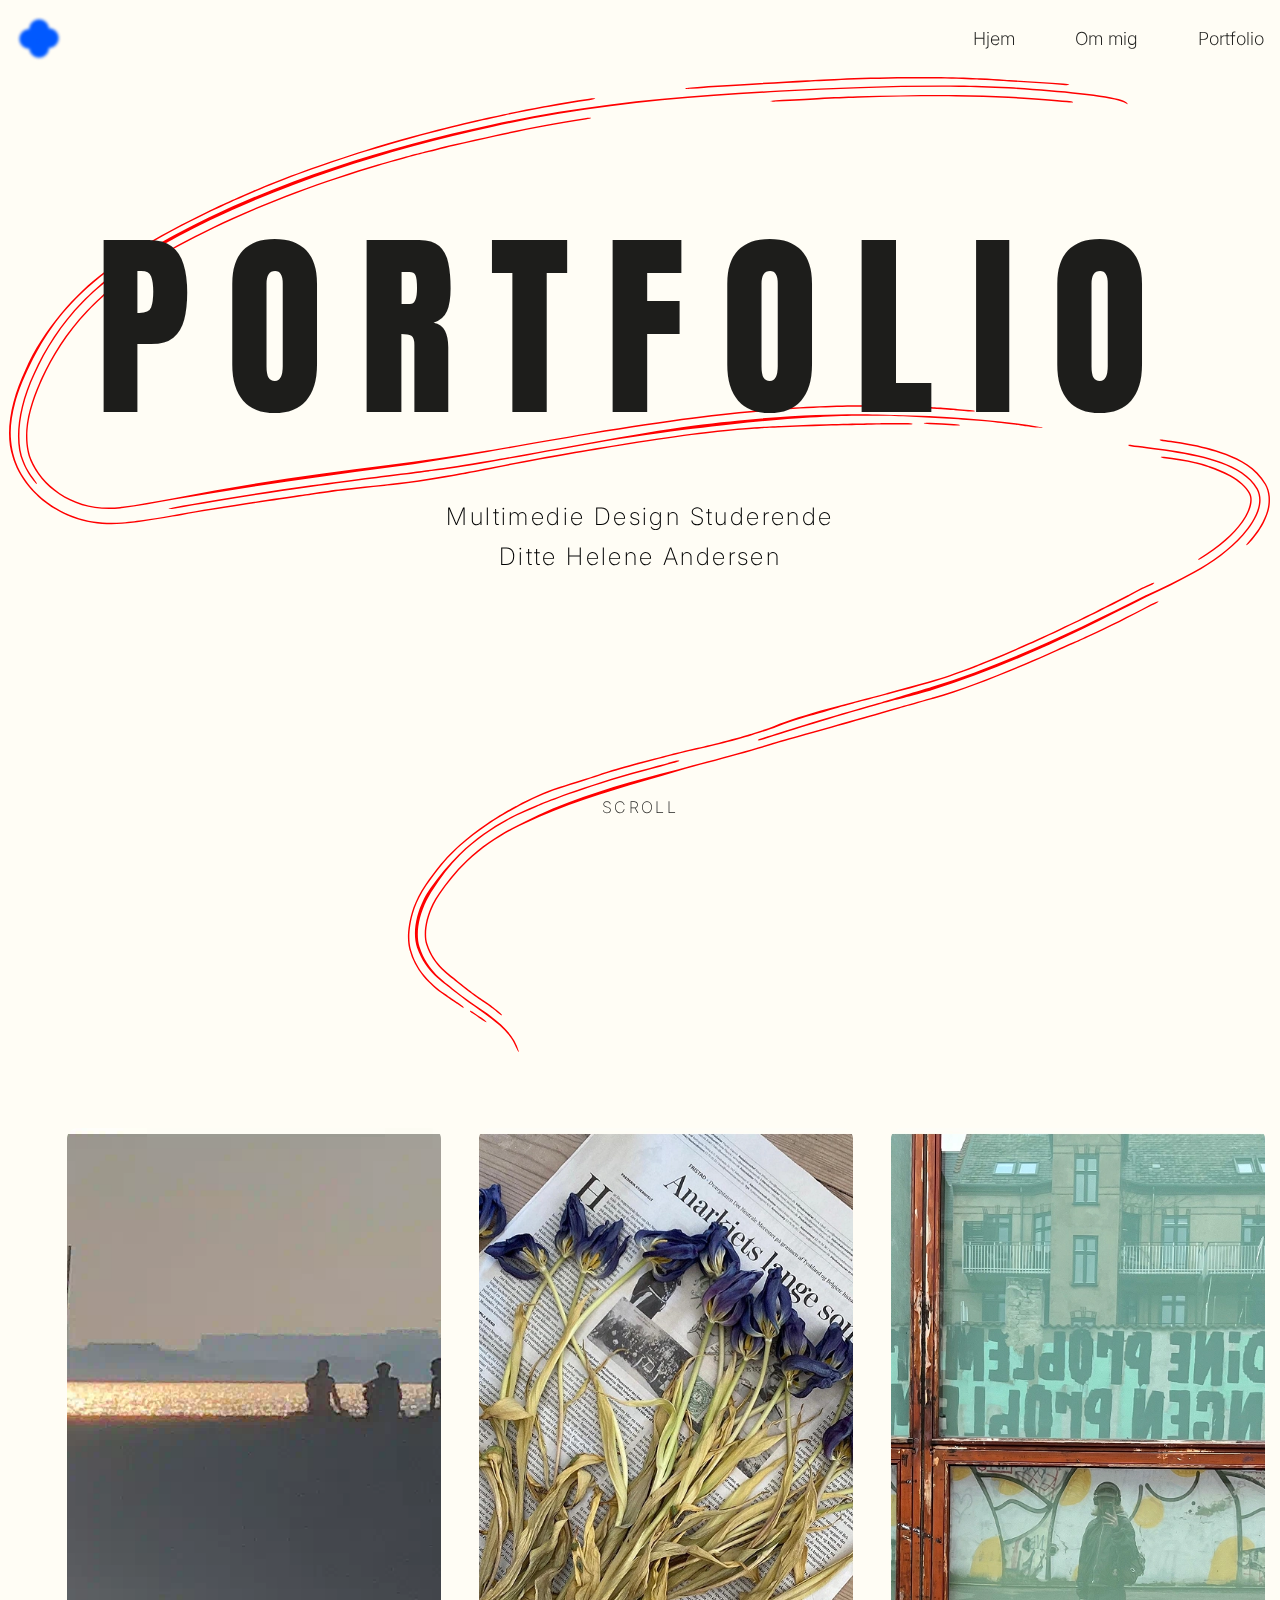
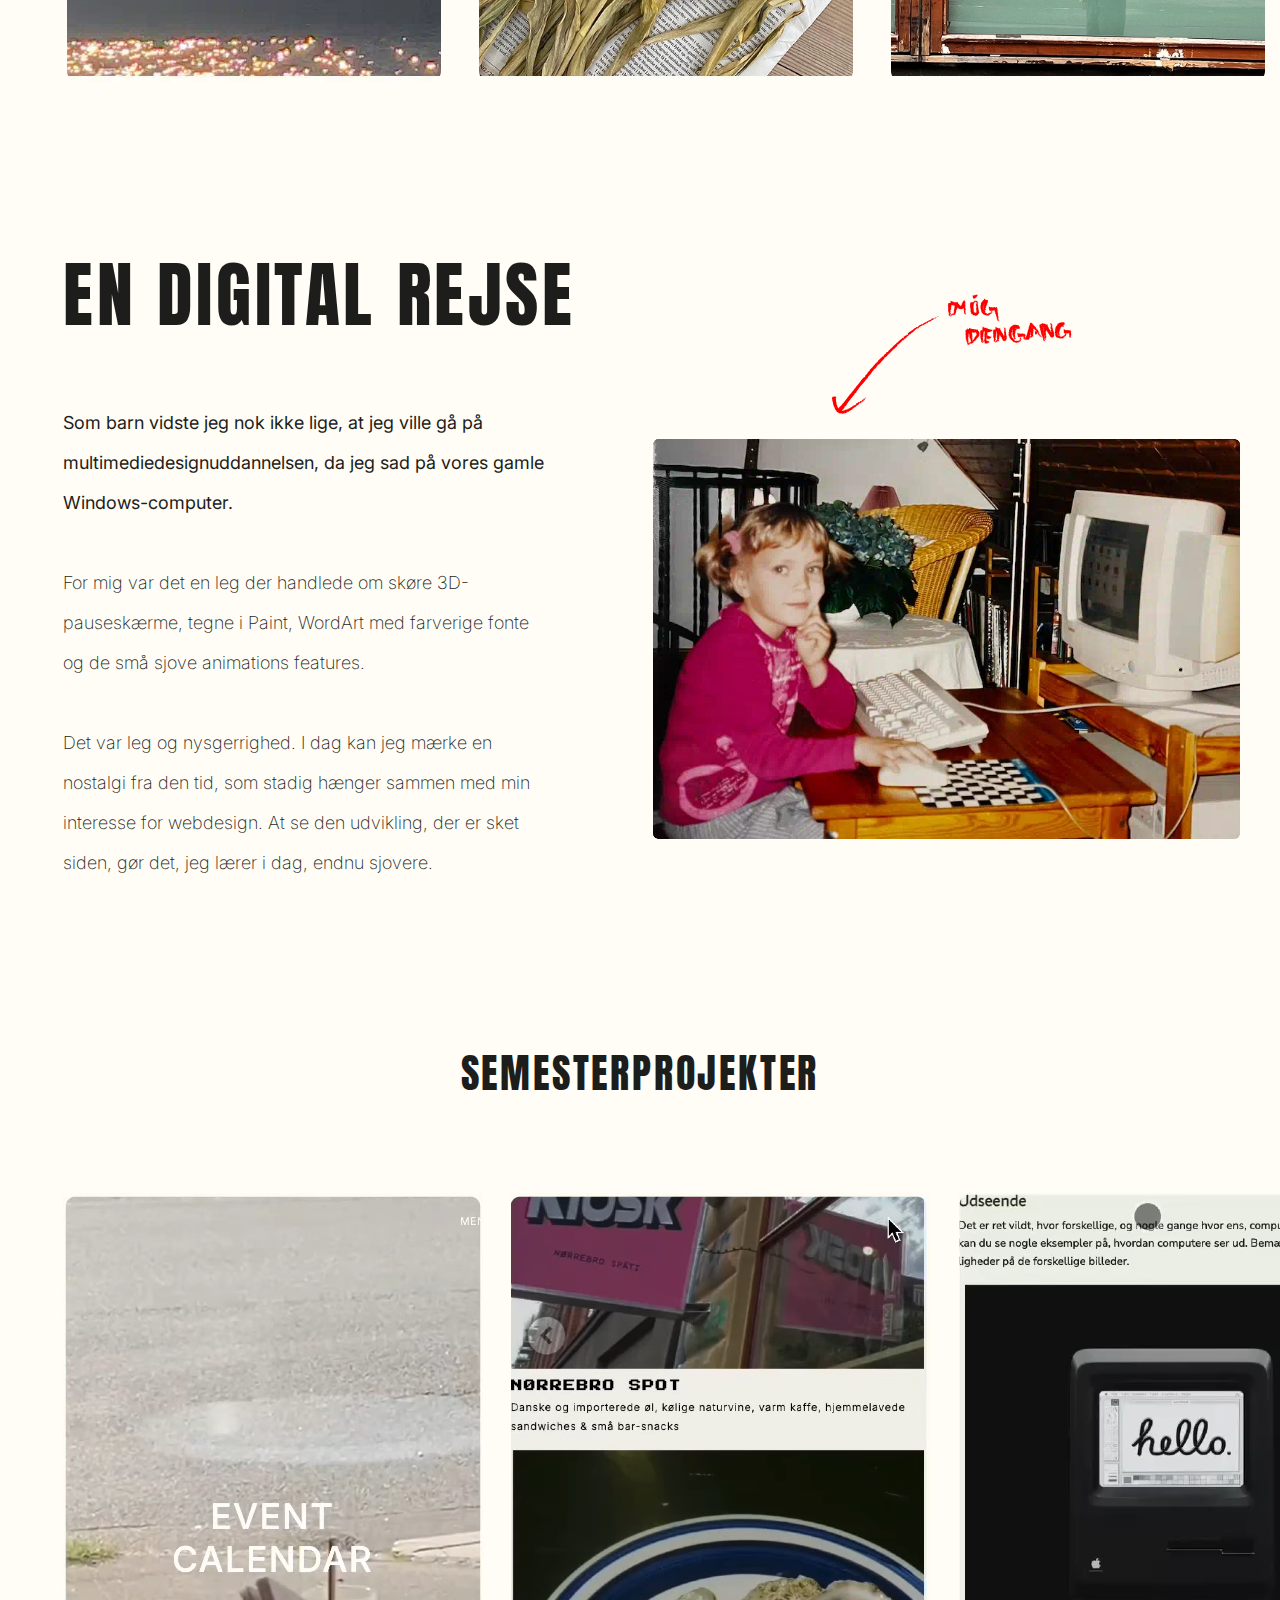
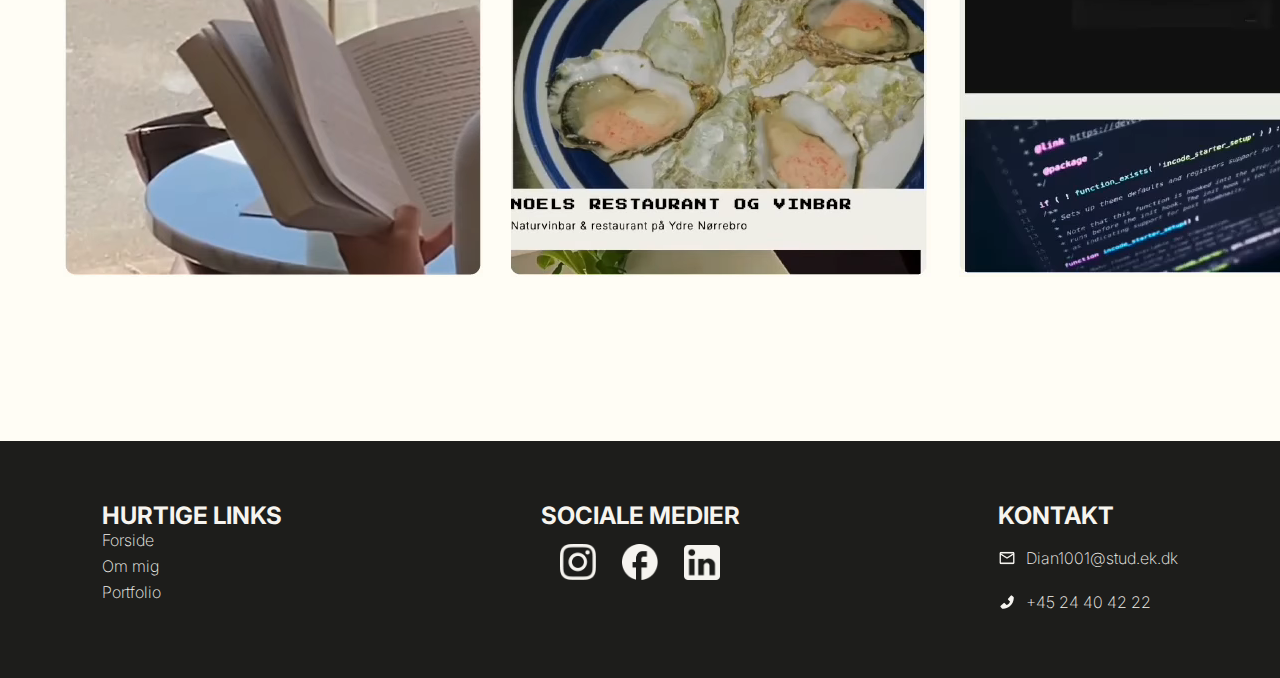
<file: index.html>
<!DOCTYPE html>
<html lang="da">
  <head>
    <meta charset="UTF-8" />
    <meta http-equiv="X-UA-Compatible" content="IE=edge" />
    <meta name="viewport" content="width=device-width, initial-scale=1.0" />
    <meta name="robots" content="index,follow" />
    <meta name="description" content="Portfolio for Ditte Andersen" />

    <title>Portfolio</title>

    <link rel="preconnect" href="https://fonts.googleapis.com" />
    <link rel="preconnect" href="https://fonts.gstatic.com" crossorigin />
    <link
      href="https://fonts.googleapis.com/css2?family=Inter:ital,opsz,wght@0,14..32,100..900;1,14..32,100..900&family=Anton&display=swap"
      rel="stylesheet"
    />
    <link rel="stylesheet" href="css/reset.css" />
    <link rel="stylesheet" href="css/general.css" />
    <link rel="stylesheet" href="css/Index.css" />
  </head>

  <body>
    <header class="topbar">
      <a href="index.html" class="Portfolio-link">
        <img src="images/logo.webp" alt="Portfolio-logo" class="topbar-logo" />
      </a>

      <nav class="nav">
        <div class="burger">
          <span></span>
          <span></span>
          <span></span>
        </div>

        <ul>
          <li><a href="index.html">Hjem</a></li>
          <li><a href="Ommig.html">Om mig</a></li>
          <li><a href="portfolio.html">Portfolio</a></li>
        </ul>
      </nav>
    </header>

    <main id="main">
      <section class="hero">
        <img src="svg/forside_streg.svg" alt="" class="hero-line" />

        <div class="hero-mid">
          <h1 class="hero-title">PORTFOLIO</h1>

          <p class="hero-undertekst">
            Multimedie Design Studerende<br />
            Ditte Helene Andersen
          </p>

          <p class="hero-scroll">SCROLL</p>
        </div>
      </section>

      <section class="gallery-strip">
        <div class="sticky-wrapper">
          <div class="cards-track">
            <div class="h-card">
              <img src="images/billede1.webp" alt="Projekt preview 1" />
            </div>
            <div class="h-card">
              <img src="images/billede2.webp" alt="Projekt preview 2" />
            </div>
            <div class="h-card">
              <img src="images/billede3.webp" alt="Projekt preview 3" />
            </div>
            <div class="h-card">
              <img src="images/billede4.webp" alt="Projekt preview 4" />
            </div>
            <div class="h-card">
              <img src="images/billede5.webp" alt="Projekt preview 5" />
            </div>
            <div class="h-card">
              <img src="images/cykel.webp" alt="Projekt preview 6" />
            </div>
            <div class="h-card">
              <img src="images/natur.webp" alt="Projekt preview 7" />
            </div>
          </div>
        </div>
      </section>

      <section class="digital-rejse">
        <h2>EN DIGITAL REJSE</h2>

        <div class="digital-img">
          <img src="images/ditte.webp" alt="Billede til En Digital Rejse" />
          <img
            src="svg/mig_dengang.svg"
            alt="Mig dengang"
            class="digital-overlay"
          />
        </div>

        <p class="digital-p">
          <strong
            >Som barn vidste jeg nok ikke lige, at jeg ville gå på
            multimediedesignuddannelsen, da jeg sad på vores gamle
            Windows-computer.</strong
          >
          <br /><br />
          For mig var det en leg der handlede om skøre 3D-pauseskærme, tegne i
          Paint, WordArt med farverige fonte og de små sjove animations
          features.
          <br /><br />
          Det var leg og nysgerrighed. I dag kan jeg mærke en nostalgi fra den
          tid, som stadig hænger sammen med min interesse for webdesign. At se
          den udvikling, der er sket siden, gør det, jeg lærer i dag, endnu
          sjovere.
        </p>
      </section>

      <section class="semesterprojekter">
        <h2>SEMESTERPROJEKTER</h2>

        <div class="semesterprojekter-grid">
          <a class="semesterprojekter-item" href="portfolio.html#esso1">
            <video
              src="video/esso1.webm"
              autoplay
              loop
              muted
              playsinline
            ></video>
          </a>

          <a class="semesterprojekter-item" href="portfolio.html#cphsocial1">
            <video
              src="video/emne1.webm"
              autoplay
              loop
              muted
              playsinline
            ></video>
          </a>

          <a class="semesterprojekter-item" href="portfolio.html#mobilsite1">
            <video
              src="video/stud1.webm"
              autoplay
              loop
              muted
              playsinline
            ></video>
          </a>

          <a class="semesterprojekter-item" href="portfolio.html#svg1">
            <video
              src="video/erm1.webm"
              autoplay
              loop
              muted
              playsinline
            ></video>
          </a>
        </div>
      </section>
    </main>

    <footer class="footer">
      <div>
        <h2>HURTIGE LINKS</h2>
        <p>
          <a href="index.html">Forside</a>
          <a href="Ommig.html">Om mig</a>
          <a href="portfolio.html">Portfolio</a>
        </p>
      </div>

      <div class="footer-column">
        <h2>SOCIALE MEDIER</h2>
        <div class="social-icons">
          <a
            href="https://www.instagram.com/bandutten_/"
            aria-label="Instagram"
            target="_blank"
            rel="noopener"
          >
            <img src="images/instagram.webp" alt="Instagram" />
          </a>

          <a
            href="https://www.facebook.com/DitteHeleneAndersen"
            aria-label="Facebook"
            target="_blank"
            rel="noopener"
          >
            <img src="images/facebook.webp" alt="Facebook" />
          </a>

          <a
            href="https://www.linkedin.com/in/ditte-helene-andersen-87280b16a/"
            aria-label="LinkedIn"
            target="_blank"
            rel="noopener"
          >
            <img src="images/linkedin.webp" alt="LinkedIn" />
          </a>
        </div>
      </div>

      <div class="footer-column">
        <h2>KONTAKT</h2>

        <div class="contact-item">
          <img src="images/email.webp" alt="Email ikon" />
          <span>Dian1001@stud.ek.dk</span>
        </div>

        <div class="contact-item">
          <img src="images/mobil.webp" alt="Telefon ikon" />
          <span>+45 24 40 42 22</span>
        </div>
      </div>
    </footer>
    <script src="javascript/main.js"></script>
  </body>
</html>
</file>
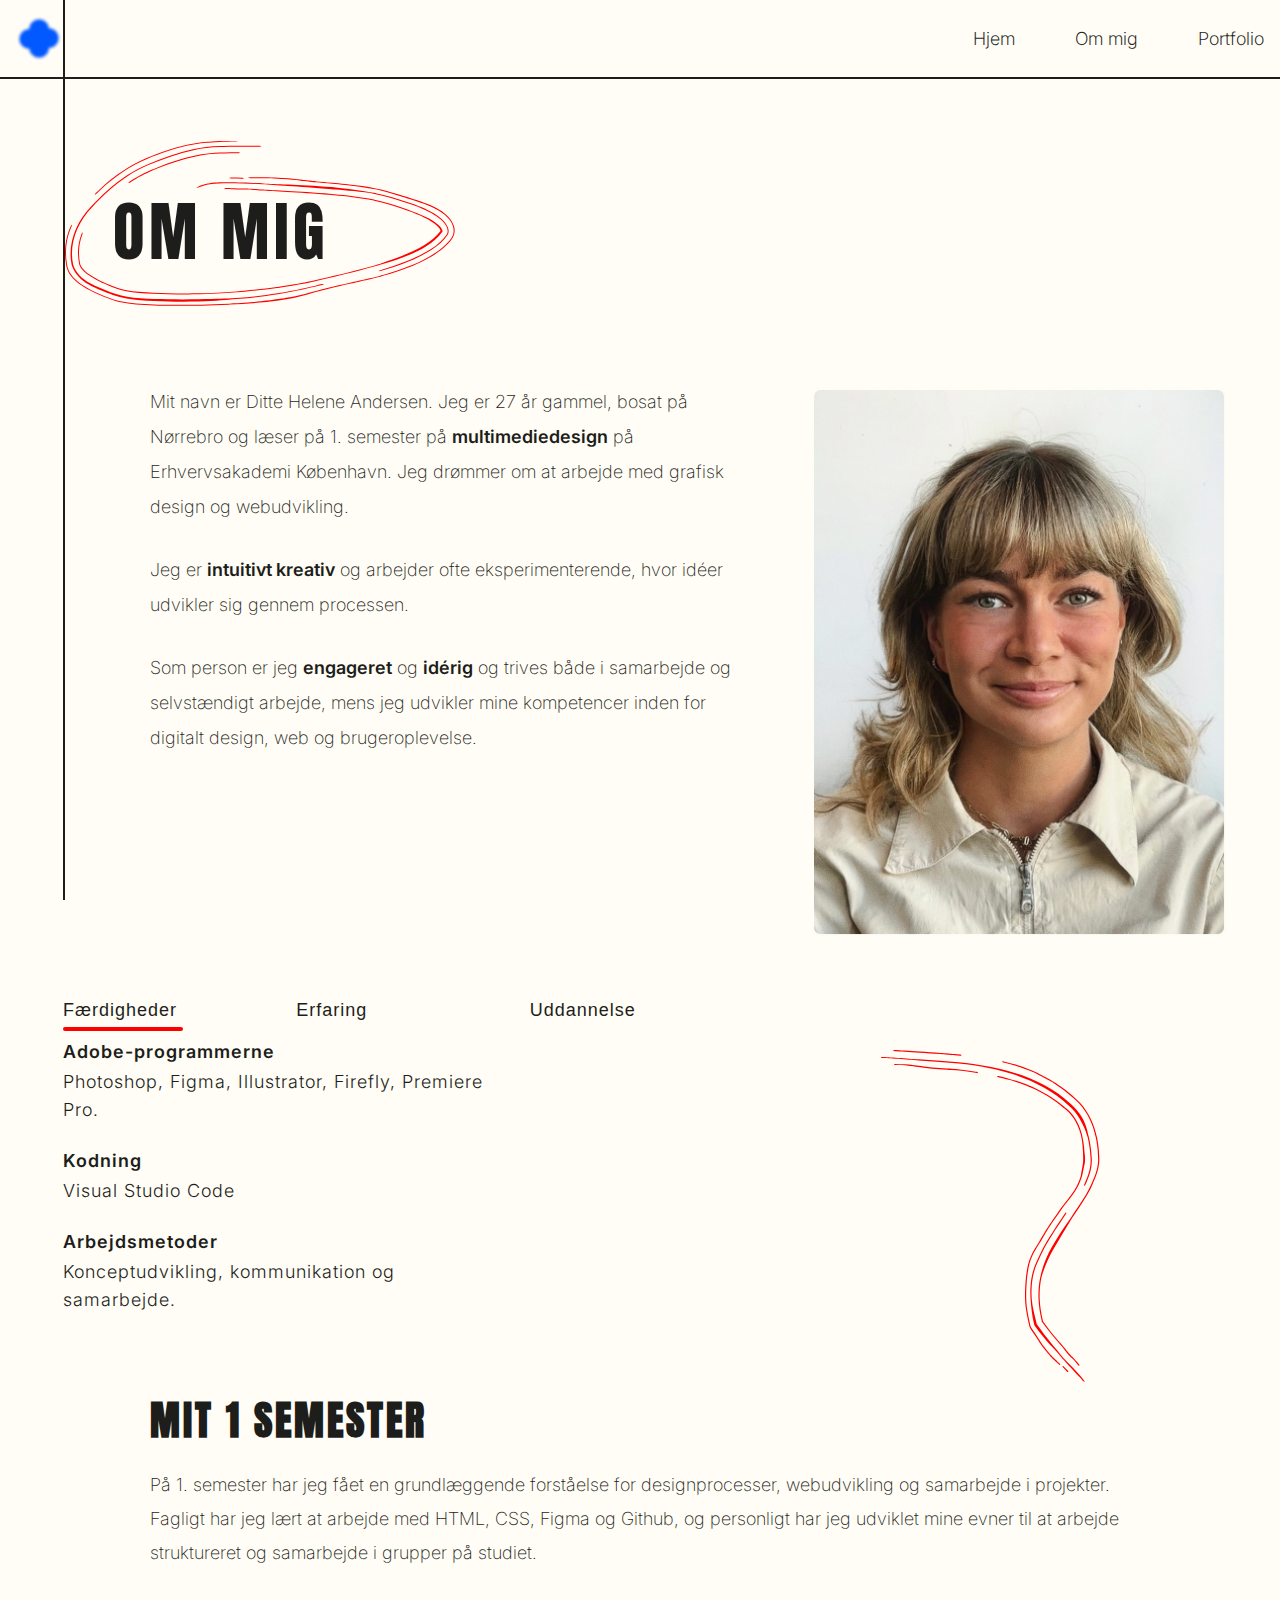
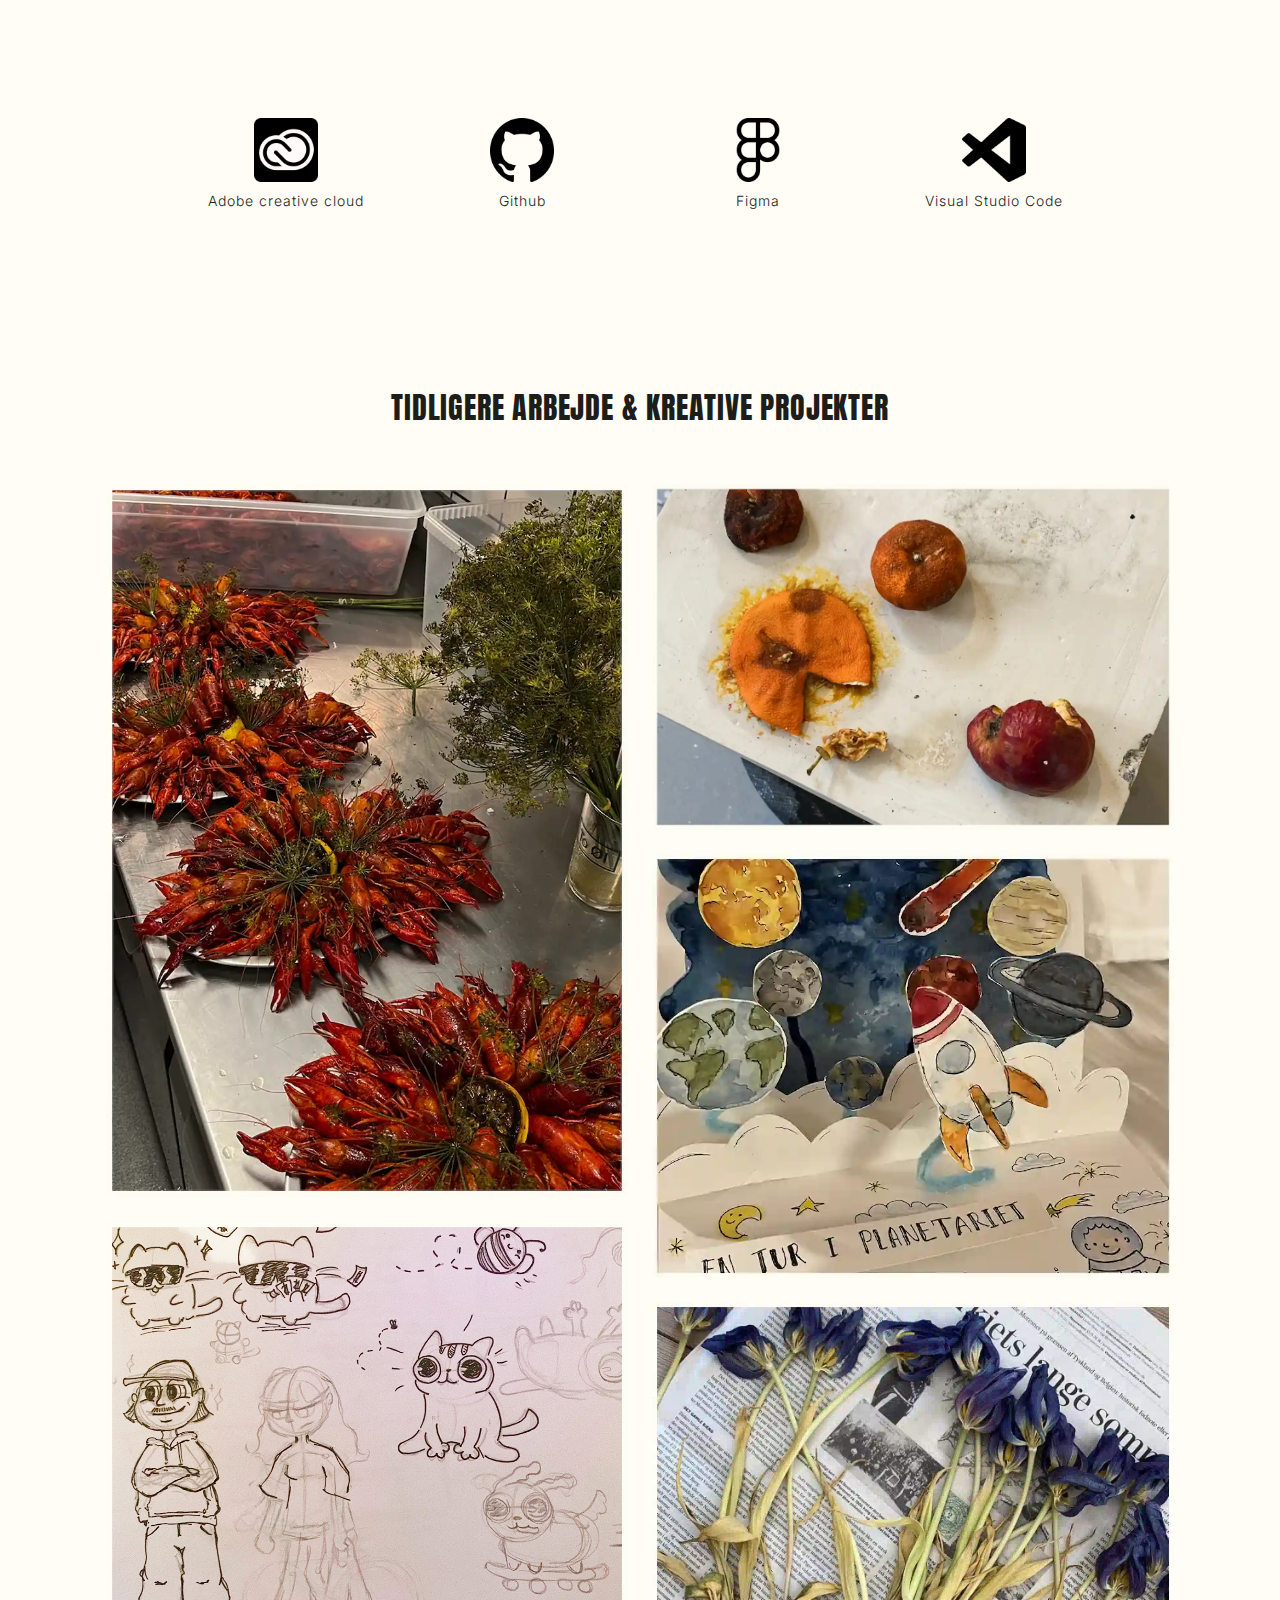
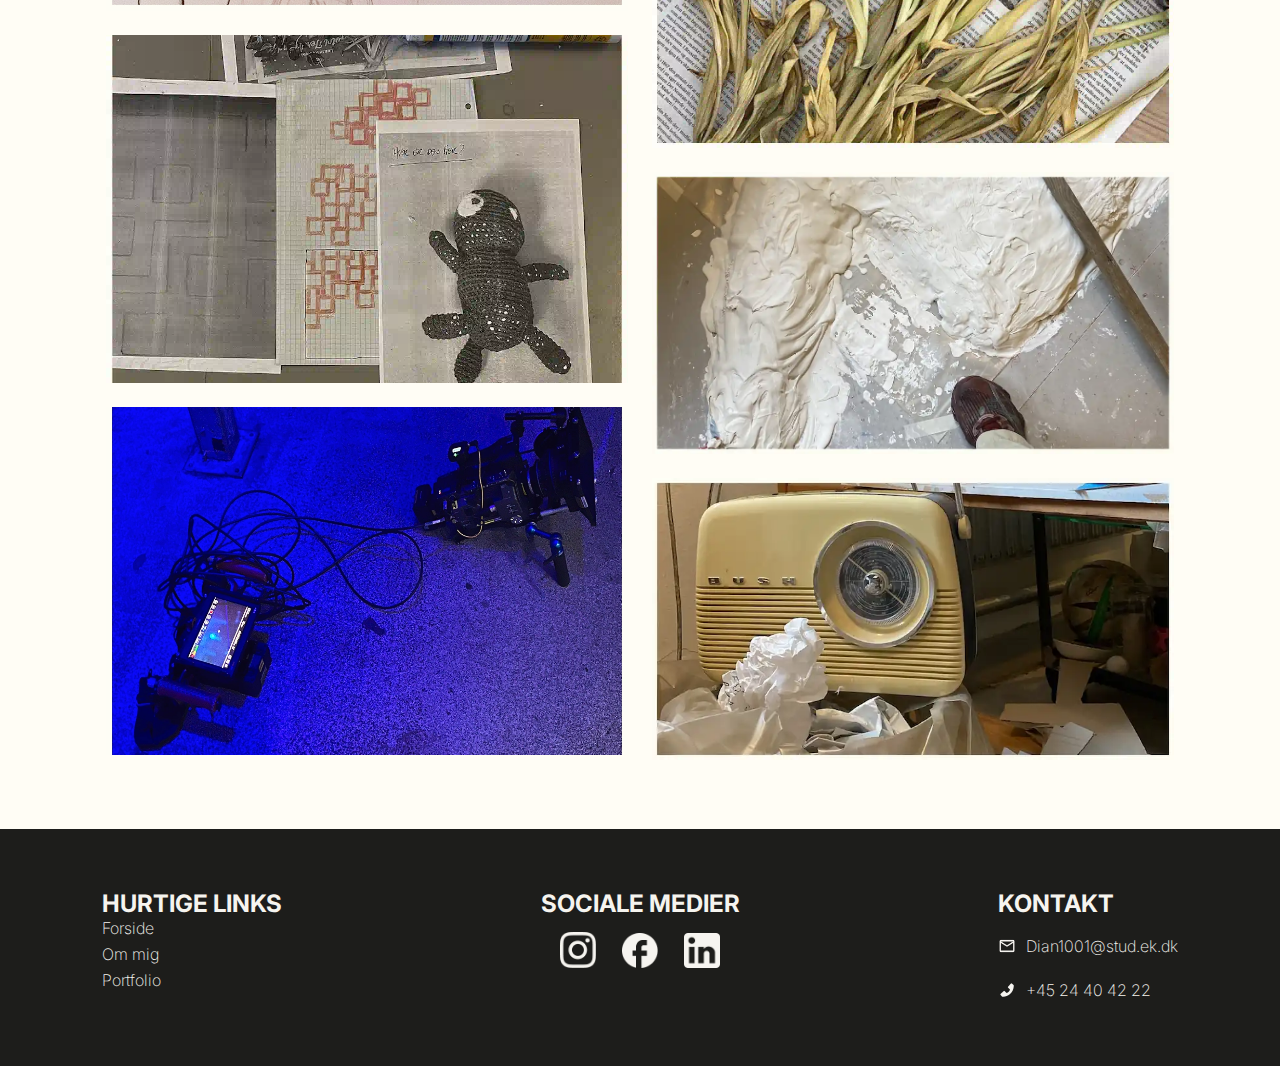
<file: Ommig.html>
<!DOCTYPE html>
<html lang="da">
  <head>
    <meta charset="UTF-8" />
    <meta http-equiv="X-UA-Compatible" content="IE=edge" />
    <meta name="viewport" content="width=device-width, initial-scale=1.0" />
    <meta name="robots" content="index,follow" />
    <meta name="description" content="Portfolio for Ditte Andersen" />
    <title>Portfolio</title>

    <link rel="preconnect" href="https://fonts.googleapis.com" />
    <link rel="preconnect" href="https://fonts.gstatic.com" crossorigin />
    <link
      href="https://fonts.googleapis.com/css2?family=Inter:ital,opsz,wght@0,14..32,100..900;1,14..32,100..900&family=Anton&display=swap"
      rel="stylesheet"
    />

    <link rel="stylesheet" href="css/reset.css" />
    <link rel="stylesheet" href="css/general.css" />
    <link rel="stylesheet" href="css/ommig.css" />
  </head>

  <body>
    <header class="topbar">
      <a href="index.html" class="Portfolio-link">
        <img src="images/logo.webp" alt="Portfolio-logo" class="topbar-logo" />
      </a>

      <nav class="nav">
        <div class="burger">
          <span></span>
          <span></span>
          <span></span>
        </div>

        <ul>
          <li><a href="index.html">Hjem</a></li>
          <li><a href="Ommig.html">Om mig</a></li>
          <li><a href="portfolio.html">Portfolio</a></li>
        </ul>
      </nav>
    </header>

    <main>
      <section class="om-mig">
        <div class="om-mig-title">
          <img
            src="svg/cirkel.svg"
            alt=""
            class="om-mig-cirkel"
            aria-hidden="true"
          />
          <h1>OM MIG</h1>
        </div>
      </section>

      <section>
        <div class="om-intro">
          <img src="images/mig.webp" alt="Portræt af mig" />
          <div class="om-tekst">
            <p>
              Mit navn er Ditte Helene Andersen. Jeg er 27 år gammel, bosat på
              Nørrebro og læser på 1. semester på
              <strong>multimediedesign</strong> på Erhvervsakademi København.
              Jeg drømmer om at arbejde med grafisk design og webudvikling.
            </p>

            <p>
              Jeg er <strong>intuitivt kreativ</strong> og arbejder ofte
              eksperimenterende, hvor idéer udvikler sig gennem processen.
            </p>

            <p>
              Som person er jeg <strong>engageret</strong> og
              <strong>idérig</strong> og trives både i samarbejde og
              selvstændigt arbejde, mens jeg udvikler mine kompetencer inden for
              digitalt design, web og brugeroplevelse.
            </p>
          </div>
        </div>
      </section>

      <section class="om-tabs">
        <img
          src="svg/streg2.svg"
          alt=""
          class="om-mig-boelge"
          aria-hidden="true"
        />

        <div class="tab-nav">
          <button class="tab is-active" type="button" data-tab="faerdigheder">
            Færdigheder
          </button>
          <button class="tab" type="button" data-tab="erfaring">
            Erfaring
          </button>
          <button class="tab" type="button" data-tab="uddannelse">
            Uddannelse
          </button>
        </div>

        <div class="tab-content is-active" id="faerdigheder">
          <h2>Adobe-programmerne</h2>
          <p>Photoshop, Figma, Illustrator, Firefly, Premiere Pro.</p>

          <h2>Kodning</h2>
          <p>Visual Studio Code</p>

          <h2>Arbejdsmetoder</h2>
          <p>Konceptudvikling, kommunikation og samarbejde.</p>
        </div>

        <div class="tab-content" id="erfaring">
          <h2>Thorup Copenhagen</h2>
          <p>Grafisk design, foto-redigering, social media</p>
        </div>

        <div class="tab-content" id="uddannelse">
          <h2>Svendborg Gymnasium</h2>
          <p>August 2015 - Juni 2018</p>

          <h2>Multimedie designer - Erhvervsakadami København</h2>
          <p>Igangværende</p>
        </div>
      </section>

      <section class="semester">
        <h2>MIT 1 SEMESTER</h2>

        <p>
          På 1. semester har jeg fået en grundlæggende forståelse for
          designprocesser, webudvikling og samarbejde i projekter. Fagligt har
          jeg lært at arbejde med HTML, CSS, Figma og Github, og personligt har
          jeg udviklet mine evner til at arbejde struktureret og samarbejde i
          grupper på studiet.
        </p>
      </section>

      <section>
        <div class="tools">
          <figure>
            <img src="images/adobe.webp" alt="Adobe Creative Cloud" />
            <figcaption>Adobe creative cloud</figcaption>
          </figure>

          <figure>
            <img src="images/github.webp" alt="Github" />
            <figcaption>Github</figcaption>
          </figure>

          <figure>
            <img src="images/figma.webp" alt="Figma" />
            <figcaption>Figma</figcaption>
          </figure>

          <figure>
            <img src="images/vscode.webp" alt="Visual Studio Code" />
            <figcaption>Visual Studio Code</figcaption>
          </figure>
        </div>
      </section>

      <section class="galleri">
        <h2>TIDLIGERE ARBEJDE & KREATIVE PROJEKTER</h2>

        <div class="galleri-grid">
          <figure class="img-1">
            <img src="images/hummer.webp" alt="hummer" />
          </figure>
          <figure class="img-4">
            <img src="images/tegning.webp" alt="tegning" />
          </figure>
          <figure class="img-6"><img src="images/bpr.webp" alt="bpr" /></figure>
          <figure class="img-8">
            <img src="images/studio.webp" alt="studio" />
          </figure>

          <figure class="img-2">
            <img src="images/frugt.webp" alt="frugt" />
          </figure>
          <figure class="img-3">
            <img src="images/rummet.webp" alt="rummet" />
          </figure>
          <figure class="img-5">
            <img src="images/blomster.webp" alt="blomster" />
          </figure>
          <figure class="img-7">
            <img src="images/gops.webp" alt="gips" />
          </figure>
          <figure class="img-9">
            <img src="images/radio.webp" alt="radio" />
          </figure>
        </div>
      </section>
    </main>

    <footer class="footer">
      <div>
        <h2>HURTIGE LINKS</h2>
        <p>
          <a href="index.html">Forside</a>
          <a href="Ommig.html">Om mig</a>
          <a href="portfolio.html">Portfolio</a>
        </p>
      </div>

      <div class="footer-column">
        <h2>SOCIALE MEDIER</h2>
        <div class="social-icons">
          <a
            href="https://www.instagram.com/bandutten_/"
            aria-label="Instagram"
            target="_blank"
            rel="noopener"
          >
            <img src="images/instagram.webp" alt="Instagram" />
          </a>

          <a
            href="https://www.facebook.com/DitteHeleneAndersen"
            aria-label="Facebook"
            target="_blank"
            rel="noopener"
          >
            <img src="images/facebook.webp" alt="Facebook" />
          </a>

          <a
            href="https://www.linkedin.com/in/ditte-helene-andersen-87280b16a/"
            aria-label="LinkedIn"
            target="_blank"
            rel="noopener"
          >
            <img src="images/linkedin.webp" alt="LinkedIn" />
          </a>
        </div>
      </div>

      <div class="footer-column">
        <h2>KONTAKT</h2>

        <div class="contact-item">
          <img src="images/email.webp" alt="Email ikon" />
          <span>Dian1001@stud.ek.dk</span>
        </div>

        <div class="contact-item">
          <img src="images/mobil.webp" alt="Telefon ikon" />
          <span>+45 24 40 42 22</span>
        </div>
      </div>
    </footer>
    <script src="javascript/main.js"></script>
    <script src="javascript/tap.js"></script>
  </body>
</html>
</file>
<file: css/general.css>
html {
  font-family: "Inter", sans-serif;
  background-color: #fffdf5;
  color: #1d1d1b;
}

body {
  margin: 0;
}

img {
  width: 100%;
  display: block;
}

.topbar {
  position: relative;
  display: flex;
  justify-content: space-between;
  align-items: center;
  padding: 16px;
}

/* logo */
.topbar-logo {
  width: 46px; /* mobil-Figma */
  height: auto;
}

/* ======================
   BURGER MENU
   ====================== */
.nav {
  position: relative;
  z-index: 5;
}

/* burger ikon */
.burger {
  width: 28px;
  display: flex;
  flex-direction: column;
  gap: 5px;
  cursor: pointer;
}

.burger span {
  height: 2px;
  width: 100%;
  background: #584337; /* mobil-Figma tone */
  display: block;
}

/* menu (lukket på mobil) */
.nav ul {
  position: absolute;
  top: 42px;
  right: 0;
  display: none;
  flex-direction: column;
  align-items: flex-end;
  gap: 12px;
  list-style: none;
  margin: 0;
  padding: 12px 0;
}

/* burgermenu åben (menu.js skal toggle .open på .nav) */
.nav.open ul {
  display: flex;
}

/* links */
.nav ul li a {
  text-decoration: none;
  color: #1d1d1b;
  font-size: 18px; /* mobil-Figma */
  font-weight: 250;
  line-height: 25.67px; /* mobil-Figma */
  white-space: nowrap;
}

/* hover */
.nav ul li a:hover {
  opacity: 0.6;
}

/* ======================
   FOOTER
   ====================== */
.footer {
  background: #1d1d1b;
  color: #f6f4ef;
  display: grid;
  grid-template-columns: 1fr;
  gap: 48px;
  padding: 46px 23px 60px;
}

.footer a {
  color: inherit;
  text-decoration: none;
}

.footer h3,
.footer h4 {
  font-size: 20px;
  font-weight: 350;
  line-height: 25.67px;
  margin: 0 0 8px;
}

.footer > div:first-child p a {
  display: block;
  margin: 0 0 6px;
  padding: 0;
  font-weight: 200;
}

.social-icons {
  display: flex;
  align-items: center;
  gap: 18px;
  margin-top: 14px;
}

.social-icons a {
  display: inline-flex;
}

.social-icons img {
  width: 36px;
  height: auto;
  display: block;
}

/* Kontakt: tæt og på samme linje */
.footer-column:nth-child(3) {
  display: flex;
  flex-direction: column;
  gap: 12px;
}

.contact-item {
  display: flex;
  align-items: center;
  gap: 10px;

  font-size: 16px;
  font-weight: 200;
  line-height: 32px;
  margin: 0;
}

.contact-item img {
  width: 18px;
  height: auto;
  display: block;
}

/* ======================
   DESKTOP
   ====================== */

@media (min-width: 1024px) {
  .burger {
    display: none;
  }

  .nav ul {
    position: static;
    display: flex;
    flex-direction: row;
    gap: 60px;
    padding: 0;
  }

 .footer {
    grid-template-columns: 1fr 1fr 1fr;
    padding: 60px 8vw;
    gap: 0;
    align-items: start;
  }

  /* venstre kolonne */
  .footer > div:first-child {
    justify-self: start;
    text-align: left;
  }

  /* midterste kolonne */
  .footer-column:nth-child(2) {
    justify-self: center;
    text-align: center;
  }

  .footer-column:nth-child(2) .social-icons {
    justify-content: center;
    gap: 26px;
  }

  /* højre kolonne */
  .footer-column:nth-child(3) {
    justify-self: end;
    text-align: left;
  }
}
</file>
<file: css/Index.css>
/* MOBIL */

.hero {
  position: relative;
  overflow: hidden;
  height: 980px;
}

/* SVG */
.hero-line {
  position: absolute;
  left: -120px;
  top: 10px;
  width: 760px !important;
  height: 980px !important;
  max-width: none !important;
  object-fit: cover;
  object-position: left top;
  z-index: 0;
  pointer-events: none;
}

/* tekst-wrapper */
.hero-mid {
  position: relative;
  z-index: 1;
}

/* PORTFOLIO */
.hero-title {
  position: absolute;
  left: 17px;
  top: 280px;

  font-family: "Anton", sans-serif;
  font-size: 75px;
  font-weight: 400;
  letter-spacing: 13.5px;
  margin: 0;
}

.hero-undertekst {
  position: absolute;
  left: 44px;
  top: 475px;

  text-align: center;
  font-size: 20px;
  font-weight: 200;
  line-height: 40px;
  letter-spacing: 2px;
  margin: 0;
  color: #000;
}

.hero-scroll {
  position: absolute;
  left: 50%;
  top: 850px;
  transform: translateX(-50%);
  z-index: 9999;

  display: block !important;
  opacity: 1 !important;
  visibility: visible !important;

  font-size: 16px;
  font-weight: 200;
  letter-spacing: 2.4px;
}

/*SCROLL GALLERY*/

.gallery-strip {
  margin: 40px 0;
  height: auto;
  view-timeline: --gallery block;
}

.gallery-strip .sticky-wrapper {
  position: sticky;
  top: 0;
  height: auto;
  overflow: hidden;
  display: flex;
  align-items: center;
  padding: 16px;
}

.gallery-strip .cards-track {
  display: flex;
  gap: 16px;
  width: max-content;

  animation: move-horizontal linear both;
  animation-timeline: --gallery;
  animation-range: contain 0% contain 150%;
}

.gallery-strip .h-card {
  width: 260px;
  height: 380px;
  border-radius: 10px;
  overflow: hidden;
  flex-shrink: 0;

  outline: 6px solid #fffdf5;
  outline-offset: -3px;
}

.gallery-strip .h-card img {
  width: 100%;
  height: 100%;
  object-fit: cover;
  display: block;
}

@keyframes move-horizontal {
  to {
    translate: -80% 0;
  }
}

@media (prefers-reduced-motion: reduce) {
  .gallery-strip .cards-track {
    animation: none;
  }
}

/* DIGITAL REJSE SECTION */

.digital-rejse {
  padding: 40px 20px 40px;
  display: grid;
  grid-template-columns: 1fr;
  grid-template-areas:
    "title"
    "media"
    "text";
  gap: 18px;
}

.digital-rejse h2 {
  font-family: "Anton", sans-serif;
  font-size: 48px;
  font-weight: 400;
  letter-spacing: 2.4px;
  margin-bottom: 5px;
  text-align: center;
}

.digital-img {
  position: relative;
  margin: 0;
  padding-top: 160px;
  padding-bottom: 20px;
}

.digital-img img:first-child {
  display: block;
  width: 100%;
  border-radius: 5px;
}

.digital-overlay {
  position: absolute;
  top: 30px;
  right: 34px;
  width: 210px;
  height: auto;
  pointer-events: none;
}

.digital-p {
  grid-area: text;
  font-size: 14px;
  font-weight: 200;
  line-height: 25px;
  margin: 0;
  padding-right: 24px;
}

.digital-p strong {
  font-weight: 500;
}

/* SEMESTERPROJEKTER SECTION */

.semesterprojekter {
  padding: 56px 20px 40px;
}

.semesterprojekter h2 {
  font-family: "Anton", sans-serif;
  font-size: 24px;
  font-weight: 400;
  letter-spacing: 1.2px;
  margin: 0 0 24px;
  text-align: center;
}

.semesterprojekter > div {
  display: grid;
  grid-template-columns: 1fr;
  gap: 24px;
}

.semesterprojekter img {
  width: 100%;
  border-radius: 10px;
  outline: 6px solid #fffdf5;
  outline-offset: -3px;
  display: block;
}

/* DESKTOP */

@media (min-width: 1024px) {
  .hero {
    height: 976px;
    overflow: hidden;
  }

  .hero-line {
    position: absolute;
    left: 0;
    top: 0;
    width: 100% !important;
    height: 100% !important;
    max-width: none !important;
    object-fit: contain;
    object-position: center;
    z-index: 0;
    pointer-events: none;
  }

  .hero-mid {
    z-index: 1;
  }

  .hero-title {
    position: absolute;
    left: 50%;
    top: 100px;
    transform: translateX(-50%);
    font-size: 200px;
    font-weight: 400;
    letter-spacing: 36px;
    margin: 0;
  }

  .hero-undertekst {
    position: absolute;
    left: 50%;
    top: 420px;
    transform: translateX(-50%);

    text-align: center;
    font-size: 24px;
    font-weight: 200;
    line-height: 40px;
    letter-spacing: 2.4px;
    margin: 0;
  }

  .hero-scroll {
    position: absolute;
    left: 50%;
    top: 720px;
    transform: translateX(-50%);
    font-size: 16px;
    font-weight: 200;
    letter-spacing: 2.4px;
    margin: 0;
  }

  .gallery-strip .sticky-wrapper {
    padding: 32px 64px;
  }

  .gallery-strip .cards-track {
    gap: 32px;
  }

  .gallery-strip .h-card {
    width: 380px;
    height: 560px;
    border-radius: 14px;
  }

  .digital-rejse {
    padding: 102px 40px 0 63px;
    grid-template-columns: 515px 1fr;
    grid-template-rows: auto 1fr;
    grid-template-areas:
      "title media"
      "text  media";
    column-gap: 75px;
    row-gap: 32px;
    align-items: start;
  }

  .digital-rejse h2 {
    grid-area: title;
    text-align: left;
    font-size: 72px;
    font-weight: 300;
    letter-spacing: 3.6px;
    line-height: 1;
    margin: 0;
  }

  .digital-p {
    grid-area: text;
    font-size: 18px;
    line-height: 40px;
    font-weight: 200;
    margin-top: 40px;
    max-width: 515px;
  }

  .digital-p strong {
    font-weight: 400;
  }

  .digital-img {
    grid-area: media;
    padding-top: 0;
    margin-top: 180px;
    justify-self: start;
  }

  .digital-img img:first-child {
    width: min(600px, 100%);
    height: auto;
    object-fit: cover;
    border-radius: 5px;
  }

  .digital-overlay {
    top: -145px;
    right: auto;
    left: clamp(120px, 14vw, 240px);
    width: 240px;
  }

  .semesterprojekter {
    padding: 90px 63px 80px;
  }

  .semesterprojekter h2 {
    font-size: 40px;
    letter-spacing: 2.8px;
    margin-bottom: 90px;
    margin-top: 70px;
  }

  .semesterprojekter > div {
    grid-template-columns: repeat(4, 1fr);
    gap: 28px;
    margin-bottom: 80px;
  }

  .semesterprojekter img {
    height: 100%;
    object-fit: cover;
  }
}
</file>
<file: css/ommig.css>
/* MOBIL*/
.om-mig {
  position: relative;
  padding: 90px 20px 40px;
  max-width: 1280px;
  margin: 0 auto;
}

.om-mig-title {
  position: relative;
  width: fit-content;
  margin: 0 auto 28px;
}

.om-mig h1 {
  font-family: "Anton", sans-serif;
  font-size: 56px;
  font-weight: 400;
  letter-spacing: 3px;
  line-height: 1;
  margin: 0;
  position: relative;
  z-index: 1;
  text-align: center;
}

.om-mig-cirkel {
  position: absolute;
  left: 55%;
  top: 45%;
  transform: translate(-50%, -50%);
  width: 390px !important;
  height: auto;
  pointer-events: none;
  z-index: 0;
  display: block;
}

.om-intro {
  display: grid;
  grid-template-columns: 1fr;
  gap: 22px;
  align-items: start;
  margin-top: 18px;
}

.om-tekst p {
  font-size: 16px;
  line-height: 30px;
  font-weight: 200;
  margin: 30px;
  text-align: left;
}

.om-tekst strong {
  font-weight: 600;
}

.om-intro img {
  width: min(280px, 100%);
  height: auto;
  aspect-ratio: 420 / 556;
  object-fit: cover;
  border-radius: 10px;
  outline: 6px solid #fffdf5;
  outline-offset: -3px;
  display: block;
  justify-self: center;
  margin-bottom: 22px;
}

/* semester */
.semester {
  padding: 60px 20px;
  max-width: 520px;
  margin: 0 auto;
}

.semester h2 {
  font-family: "Anton", sans-serif;
  font-size: 30px;
  letter-spacing: 4px;
  line-height: 1;
  margin: 0 0 24px;
}

.semester p {
  font-size: 16px;
  line-height: 30px;
  font-weight: 200;
  margin: auto;
  text-align: left;
}

/* tabs */
.om-tabs {
  position: relative;
  padding: 40px 20px 0;
  max-width: 1280px;
  margin: 20px;
}

.om-mig-boelge {
  display: none;
}

.tab-nav {
  display: grid;
  grid-template-columns: repeat(3, max-content);
  column-gap: 28px;
  align-items: end;
  margin-bottom: 18px;
  justify-content: start;
}

.tab-nav .tab {
  background: none;
  border: 0;
  padding: 0;
  cursor: pointer;
  font-size: 13px;
  font-weight: 600;
  letter-spacing: 0.6px;
  color: #1d1d1b;
  text-align: left;
  width: fit-content;
}

.tab-nav .tab.is-active {
  position: relative;
}

.tab-nav .tab.is-active::after {
  content: "";
  position: absolute;
  left: 0;
  bottom: -8px;
  width: 72px;
  height: 3px;
  background: #ff0000;
  border-radius: 2px;
}

.tab-content {
  display: none;
  max-width: 420px;
}

.tab-content.is-active {
  display: block;
}

.tab-content h2 {
  margin: 0 0 6px;
  font-size: 14px;
  font-weight: 700;
  letter-spacing: 0.6px;
}

.tab-content p {
  margin: 0 0 18px;
  font-size: 14px;
  font-weight: 300;
  letter-spacing: 0.4px;
  line-height: 22px;
}
.om-tabs {
  min-height: 320px;
}

/* tools */
.tools {
  display: grid;
  grid-template-columns: repeat(4, 1fr);
  gap: 22px;
  margin: 50px 0;
  align-items: start;
}

.tools figure {
  display: flex;
  flex-direction: column;
  align-items: center;
  gap: 10px;
  margin: 0;
}

.tools img {
  width: 42px;
  height: auto;
}

.tools figcaption {
  font-size: 12px;
  font-weight: 300;
  letter-spacing: 0.4px;
  text-align: center;
}

main img.om-mig-cirkel,
main img.om-mig-boelge {
  width: auto;
  max-width: none;
}

/* galleri (mobile) */
.galleri {
  padding: 60px 20px;
  max-width: 420px;
  margin: 0 auto;
}

.galleri h2 {
  font-family: "Anton", sans-serif;
  font-size: 20px;
  font-weight: 400;
  letter-spacing: 0.8px;
  margin: 0 0 24px;
  margin-bottom: 15%;
  text-align: center;
}

.galleri-grid {
  grid-template-columns: 1fr;
  grid-auto-rows: auto;
}

.galleri-grid figure {
  grid-column: auto !important;
  grid-row: auto !important;
}

.galleri-grid img {
  height: auto;
}

/* DESKTOP */
@media (min-width: 1024px) {
  body {
    position: relative;
  }

  body::before {
    content: "";
    position: fixed;
    top: 0;
    bottom: 0;
    left: 63px;
    width: 2px;
    background-color: #1d1d1b;
    z-index: 1;
    pointer-events: none;
  }

  .topbar {
    border-bottom: 2px solid #1d1d1b;
    background: #fffdf5;
  }

  .om-mig {
    padding: 120px 63px 40px;
  }

  .om-mig-title {
    display: inline-block;
    margin: 0 0 40px;
    margin-left: 50px;
  }

  .om-mig h1 {
    font-size: 65px;
    letter-spacing: 4.1px;
    text-align: left;
  }

  .om-mig-cirkel {
    width: 400px;
    left: 50%;
    top: 50%;
    transform: translate(-40%, -55%);
  }

  .om-intro {
    display: grid;
    grid-template-columns: 587px 420px;
    column-gap: 72px;
    padding-left: 150px;
    margin-top: 40px;
    grid-template-areas: "tekst billede";
    align-items: start;
  }

  .om-tekst {
    grid-area: tekst;
  }

  .om-tekst p {
    font-size: 18px;
    line-height: 35px;
    margin: 0 0 28px;
  }

  .om-intro img {
    grid-area: billede;
    width: 420px;
    height: 556px;
    margin-bottom: 0;
    justify-self: end;
  }

  .om-tabs {
    padding: 60px 63px 0;
    margin: 0 auto;
  }

  .om-mig-boelge {
    display: block;
    position: absolute;
    right: 180px;
    top: 110px;
    width: 190px;
    height: auto;
    pointer-events: none;
  }

  .tab-nav {
    grid-template-columns: 1fr 1fr 1fr;
    column-gap: 80px;
    max-width: 620px;
    margin-bottom: 20px;
  }

  .tab-nav .tab {
    font-size: 18px;
    font-weight: 500;
    letter-spacing: 1px;
  }

  .tab-nav .tab.is-active::after {
    width: 120px;
    height: 4px;
    bottom: -10px;
  }

  .tab-content h2 {
    font-size: 18px;
    font-weight: 600;
    letter-spacing: 1px;
  }

  .tab-content p {
    font-size: 18px;
    letter-spacing: 1px;
    line-height: 28px;
    margin: 0 0 26px;
  }
  .om-tabs {
    min-height: 380px;
  }

  .tools {
    justify-self: center;
    gap: 80px;
    margin-top: 80px;
    margin-bottom: 10%;
    max-width: 900px;
  }

  .tools img {
    width: 64px;
  }

  .tools figcaption {
    font-size: 14px;
    letter-spacing: 1px;
  }

  .semester {
    max-width: 1200px;
    margin: 80px 0 0;
    padding: 0 63px 0 150px;
  }

  .semester h2 {
    font-size: 40px;
    letter-spacing: 3px;
    margin: 0 0 28px;
  }

  .semester p {
    font-size: 18px;
    line-height: 34px;
    margin-bottom: 15%;
  }

  .galleri {
    max-width: 1100px;
    margin: 0 auto;
    padding: 3rem 1rem;
  }

  .galleri h2 {
    text-align: center;
    font-size: 30px;
    margin-bottom: 5%;
  }

  .galleri-grid {
    columns: 2;
    column-gap: 1.5rem;
    border-radius: 10px;
    outline: 6px solid #fffdf5;
  }

  .galleri-grid figure {
    margin: 0 0 1.5rem;
    break-inside: avoid;
  }

  .galleri-grid img {
    width: 100%;
    height: auto;
    display: block;
  }

  .img-6,
  .img-8 {
    height: 348px;
    overflow: hidden;
  }

  .img-6 img,
  .img-8 img {
    width: 100%;
    height: 100%;
    object-fit: cover;
    display: block;
  }

  .img-1 {
    grid-column: 1 / 2;
    grid-row: 1 / 3;
  }

  .img-2 {
    grid-column: 2 / 3;
    grid-row: 1 / 2;
  }

  .img-3 {
    grid-column: 2 / 3;
    grid-row: 2 / 3;
  }

  .img-4 {
    grid-column: 1 / 2;
    grid-row: 3 / 4;
  }

  .img-5 {
    grid-column: 2 / 3;
    grid-row: 3 / 5;
  }

  .img-6 {
    grid-column: 1 / 2;
    grid-row: 4 / 5;
  }

  .img-7 {
    grid-column: 2 / 3;
    grid-row: 5 / 6;
  }

  .img-8 {
    grid-column: 1 / 2;
    grid-row: 5 / 7;
  }

  .img-9 {
    grid-column: 2 / 3;
    grid-row: 6 / 7;
  }
}
</file>
